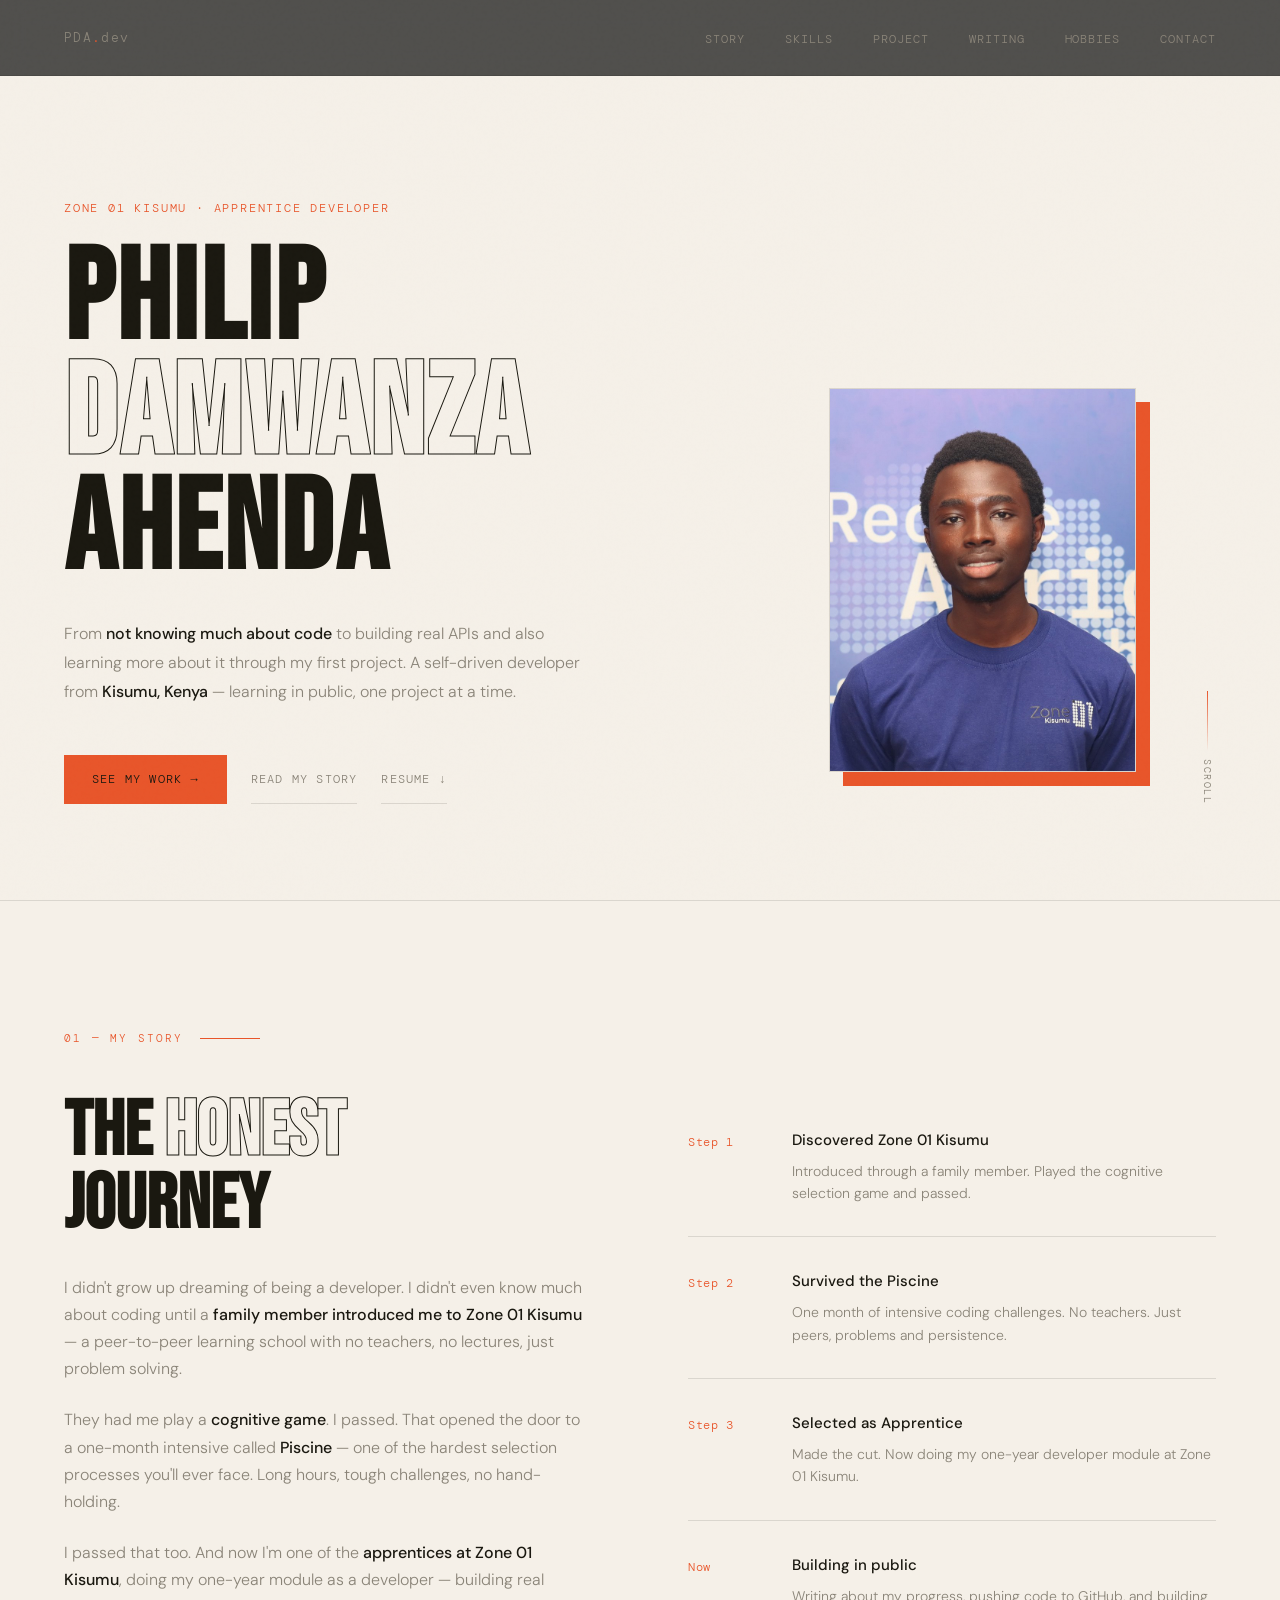
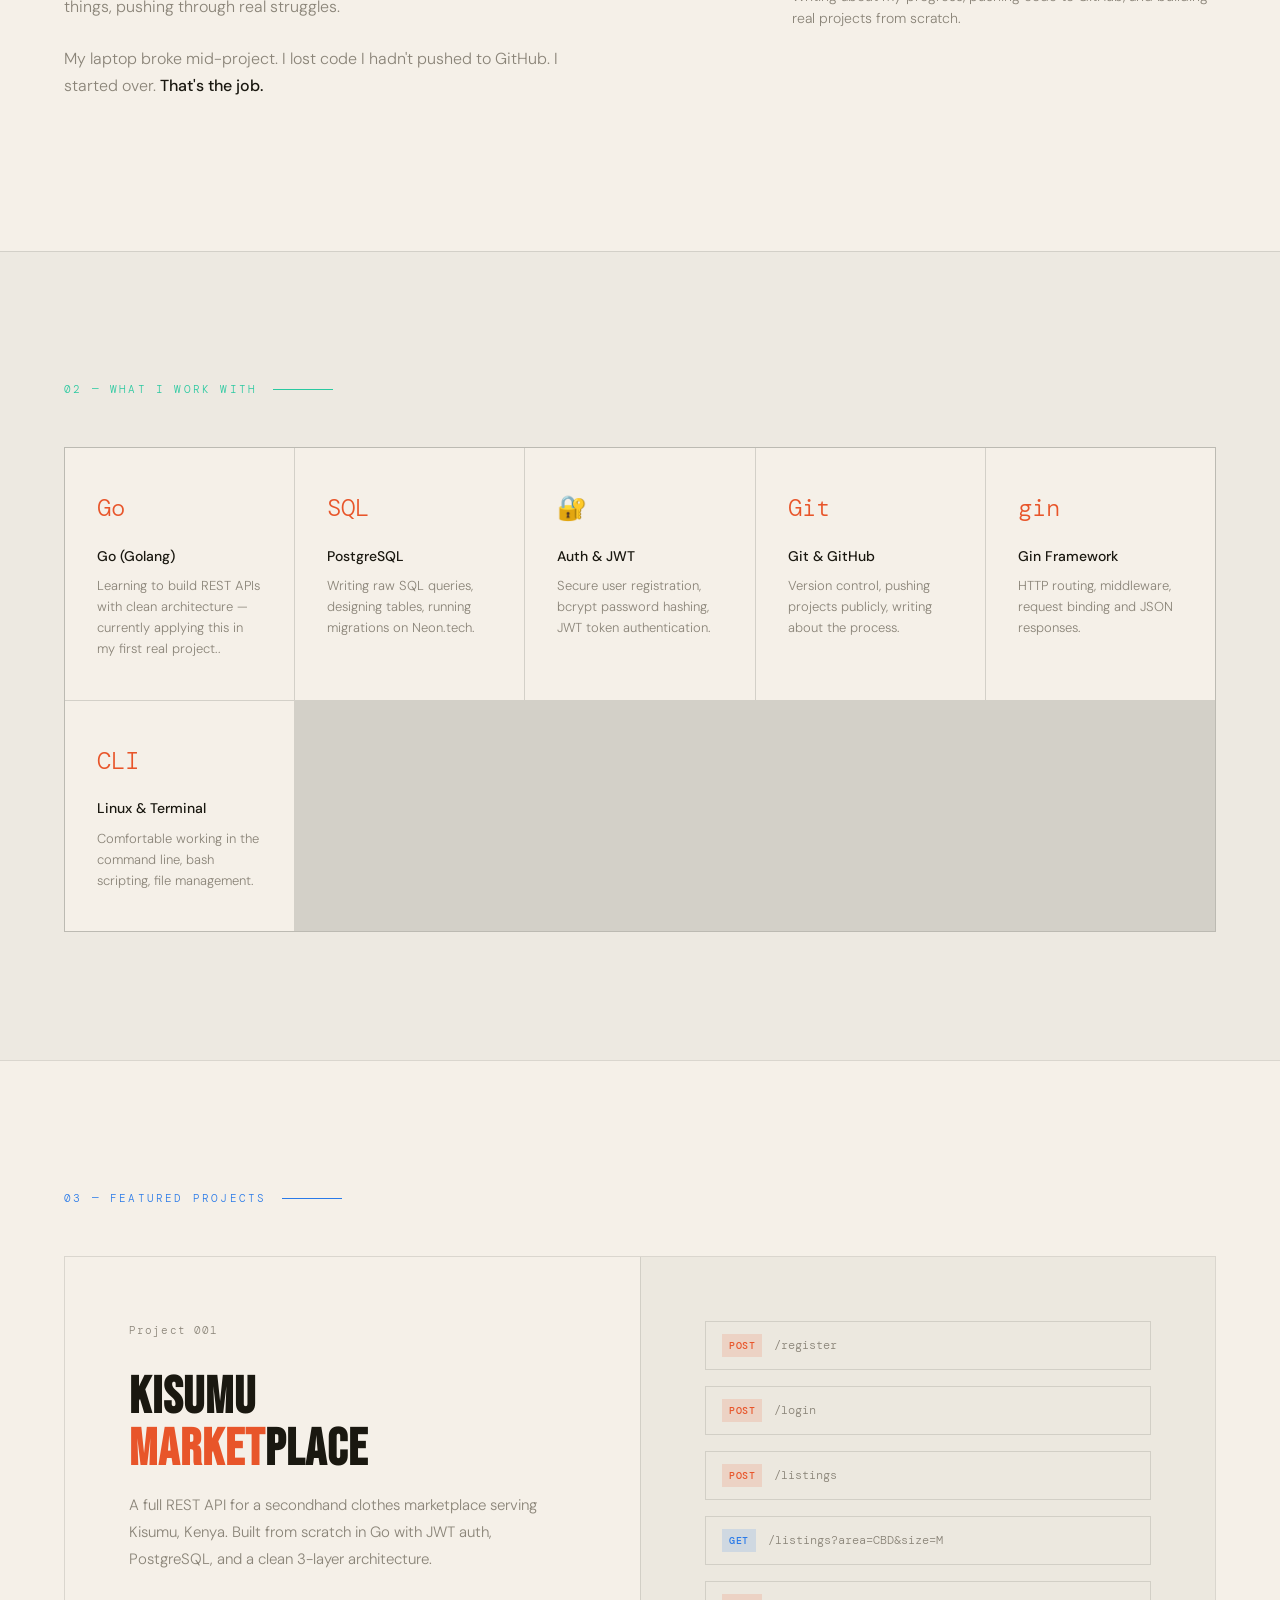
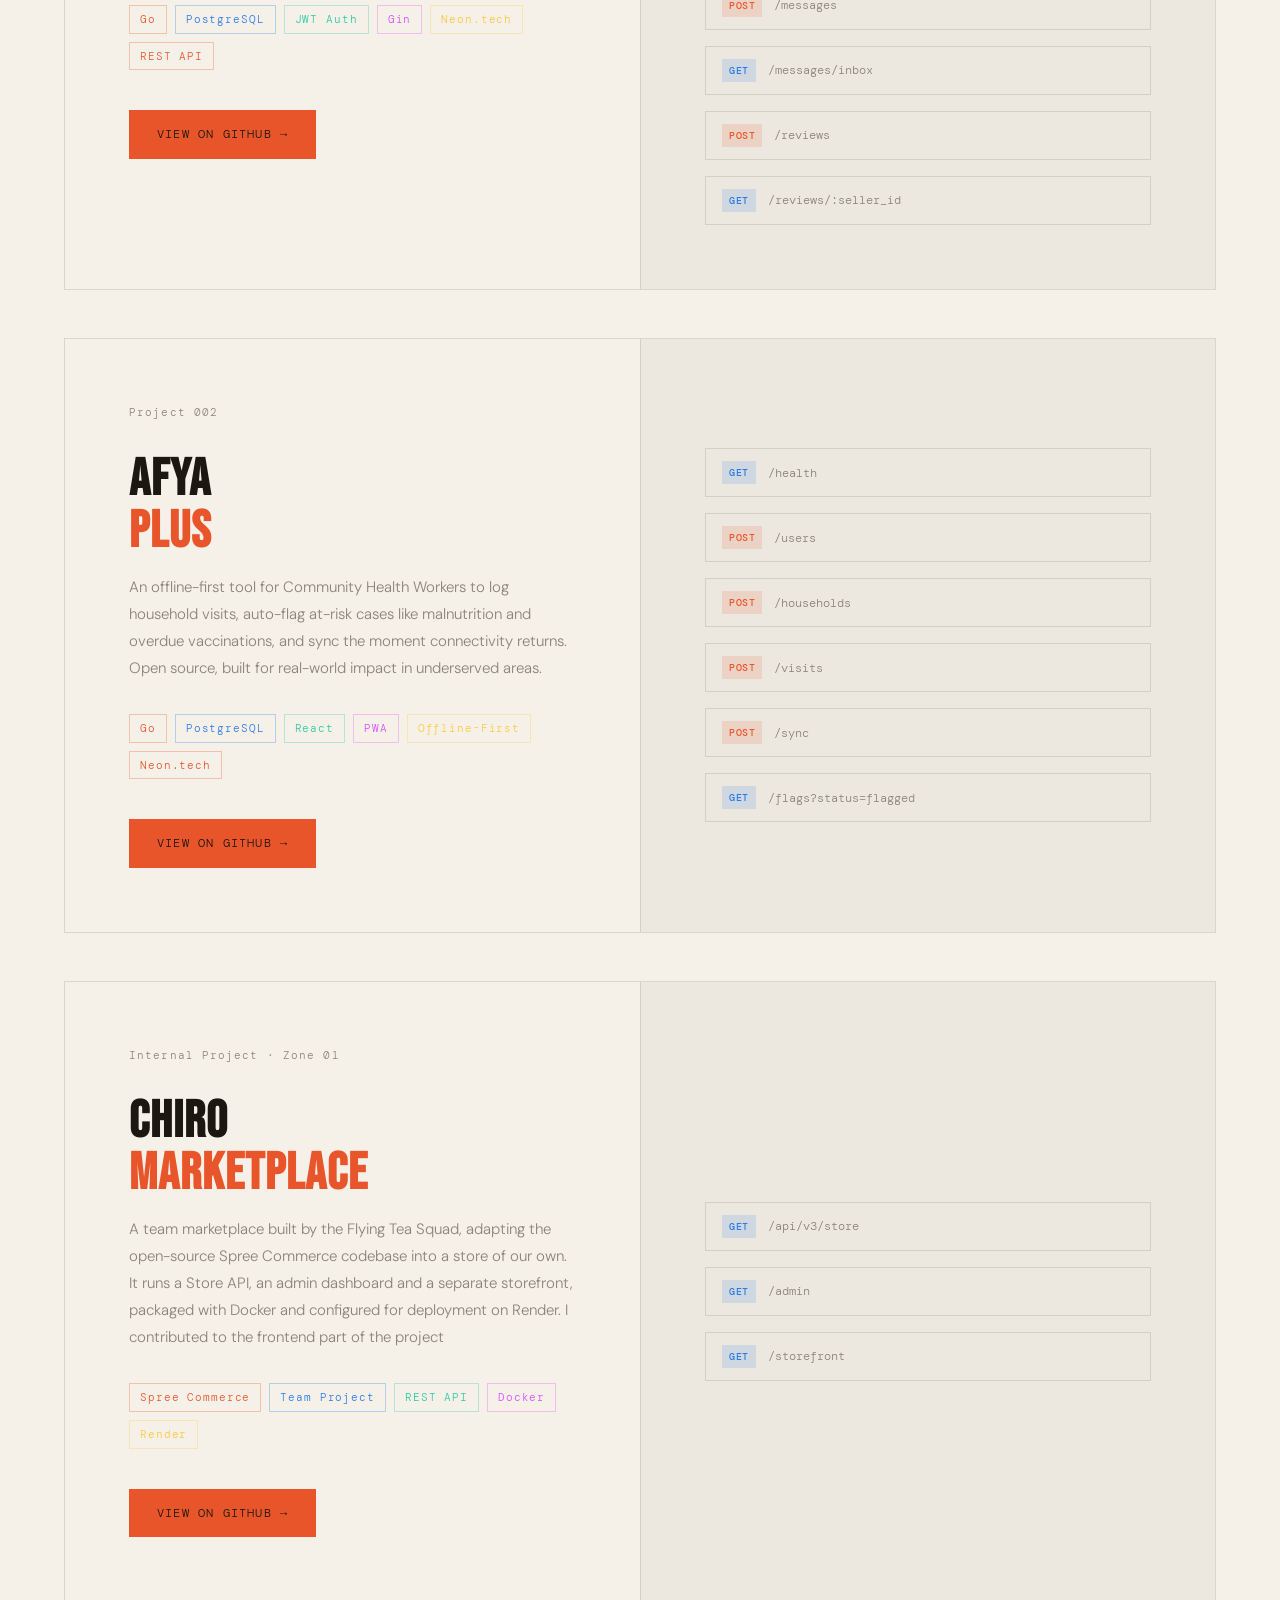
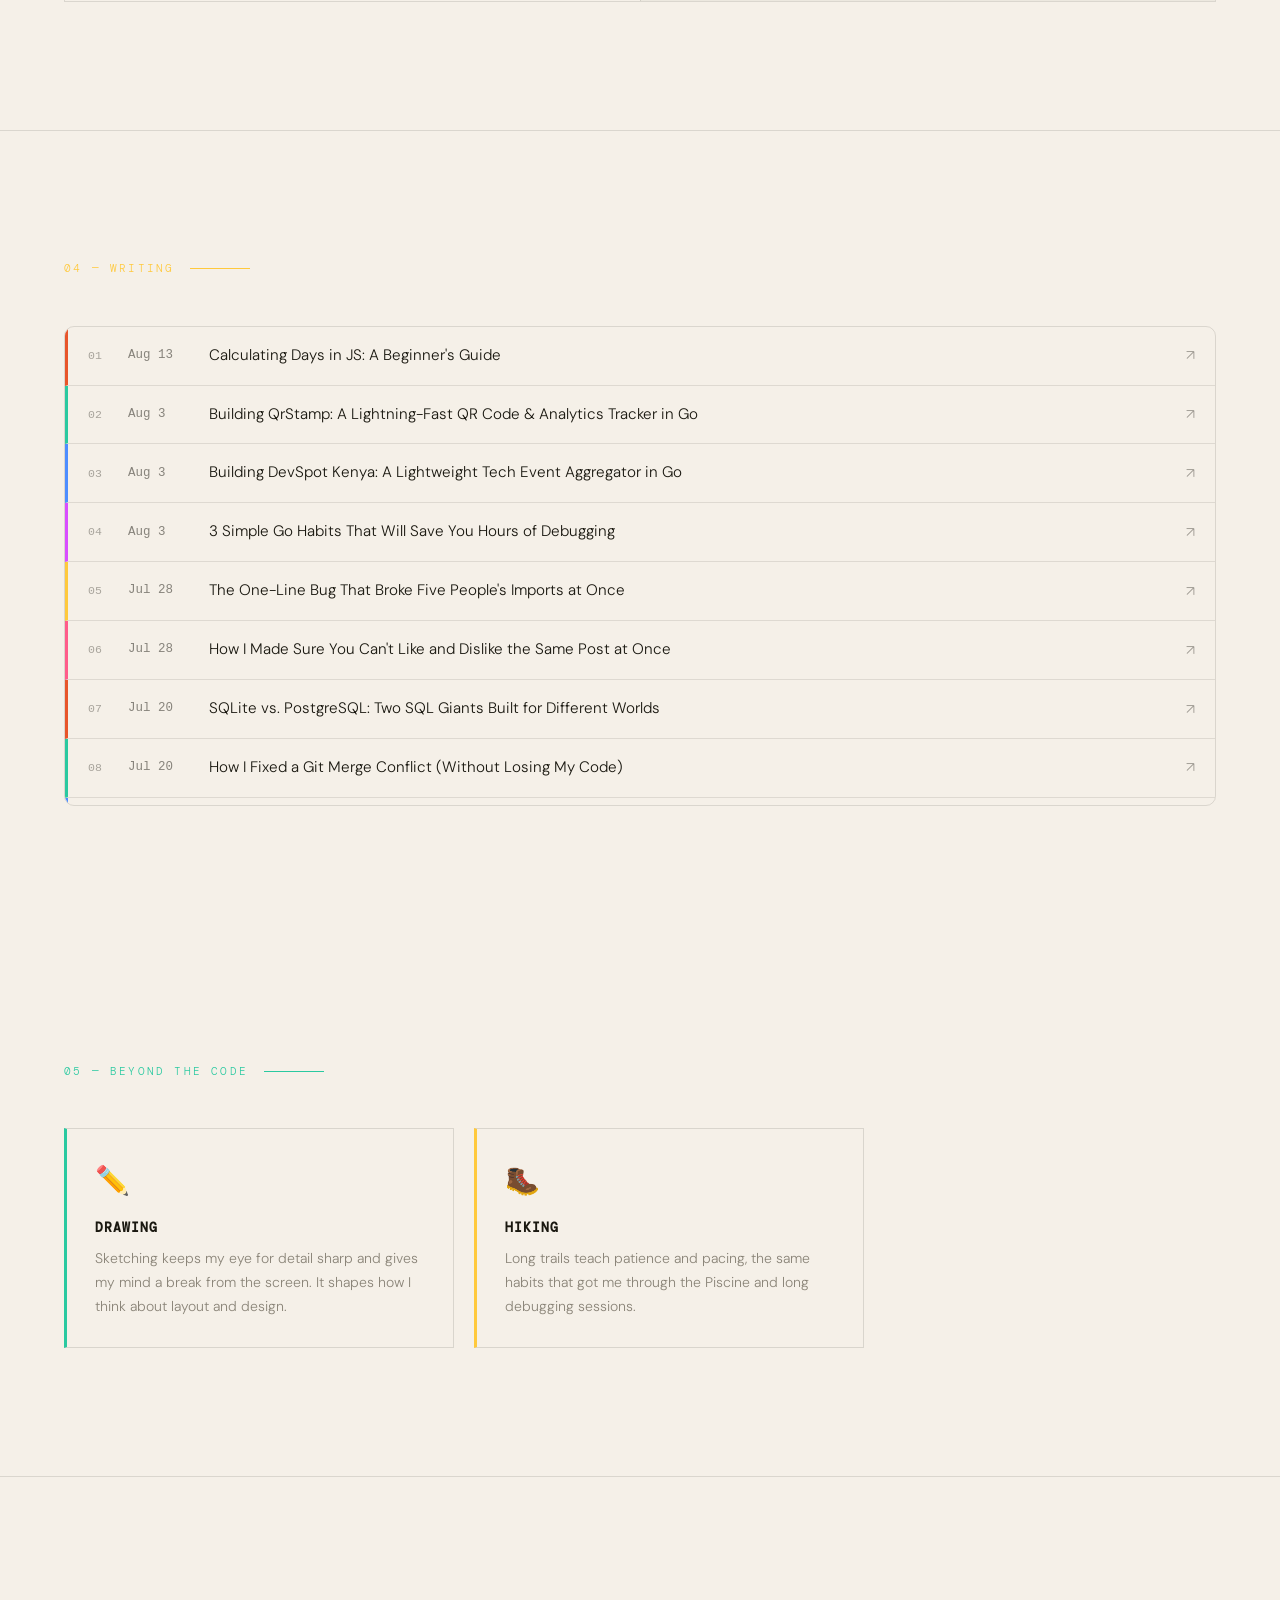
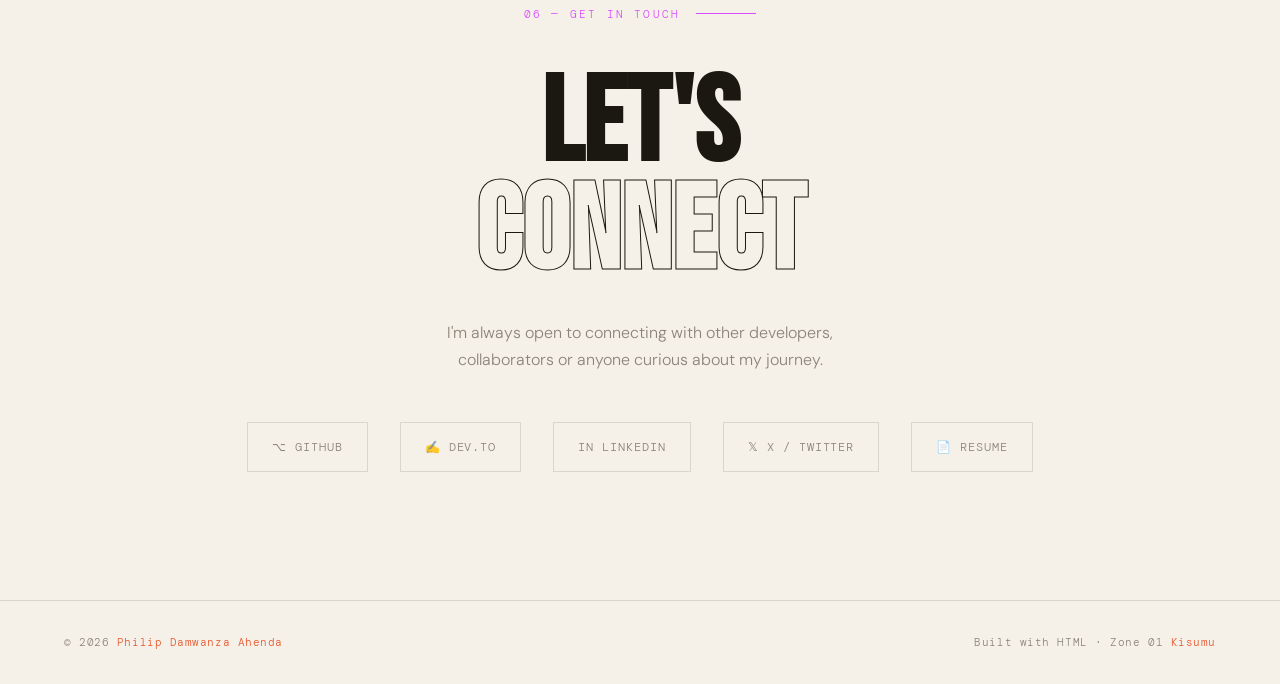
<file: index.html>
<!DOCTYPE html>
<html lang="en">
<head>
<meta charset="UTF-8">
<meta name="viewport" content="width=device-width, initial-scale=1.0">
<title>Philip Damwanza Ahenda — Developer</title>
<link href="https://fonts.googleapis.com/css2?family=Bebas+Neue&family=DM+Sans:ital,wght@0,300;0,400;0,500;1,300&family=DM+Mono:wght@400;500&display=swap" rel="stylesheet">
<style>
  *, *::before, *::after { margin: 0; padding: 0; box-sizing: border-box; }

  :root {
    --black: #f5f0e8;
    --white: #1a1810;
    --cream: #ede8dc;
    --accent: #e8552a;
    --accent2: #2a7ae8;
    --accent3: #2ac9a0;
    --accent4: #d94dff;
    --accent5: #ffc93c;
    --muted: #8a8478;
    --border: rgba(26,24,16,0.12);
  }

  html { scroll-behavior: smooth; }

  body {
    background: var(--black);
    color: var(--white);
    font-family: 'DM Sans', sans-serif;
    font-weight: 300;
    line-height: 1.7;
    overflow-x: hidden;
  }

  /* NOISE TEXTURE */
  body::before {
    content: '';
    position: fixed;
    inset: 0;
    background-image: url("data:image/svg+xml,%3Csvg viewBox='0 0 256 256' xmlns='http://www.w3.org/2000/svg'%3E%3Cfilter id='noise'%3E%3CfeTurbulence type='fractalNoise' baseFrequency='0.9' numOctaves='4' stitchTiles='stitch'/%3E%3C/filter%3E%3Crect width='100%25' height='100%25' filter='url(%23noise)' opacity='0.04'/%3E%3C/svg%3E");
    pointer-events: none;
    z-index: 999;
    opacity: 0.4;
  }

  /* NAV */
  nav {
    position: fixed;
    top: 0; left: 0; right: 0;
    z-index: 100;
    display: flex;
    justify-content: space-between;
    align-items: center;
    padding: 1.5rem 4rem;
    border-bottom: 1px solid var(--border);
    backdrop-filter: blur(12px);
    background: rgba(10,10,10,0.7);
  }

  .nav-logo {
    font-family: 'DM Mono', monospace;
    font-size: 13px;
    letter-spacing: 0.1em;
    color: var(--muted);
  }

  .nav-logo span { color: var(--accent); }

  nav ul {
    list-style: none;
    display: flex;
    gap: 2.5rem;
  }

  nav ul a {
    font-family: 'DM Mono', monospace;
    font-size: 12px;
    letter-spacing: 0.08em;
    color: var(--muted);
    text-decoration: none;
    text-transform: uppercase;
    transition: color 0.2s;
  }

  nav ul a:hover { color: var(--white); }

  /* HERO */
  .hero {
    min-height: 100vh;
    display: flex;
    flex-direction: column;
    justify-content: flex-end;
    padding: 0 4rem 6rem;
    position: relative;
    overflow: hidden;
  }

  .hero-bg-text {
    position: absolute;
    top: 50%;
    left: -2rem;
    transform: translateY(-50%);
    font-family: 'Bebas Neue', sans-serif;
    font-size: clamp(120px, 20vw, 280px);
    color: transparent;
    -webkit-text-stroke: 1px rgba(245,240,232,0.04);
    line-height: 1;
    pointer-events: none;
    white-space: nowrap;
    user-select: none;
  }

  .hero-tag {
    font-family: 'DM Mono', monospace;
    font-size: 12px;
    letter-spacing: 0.15em;
    color: var(--accent);
    text-transform: uppercase;
    margin-bottom: 1.5rem;
    opacity: 0;
    animation: fadeUp 0.8s ease 0.2s forwards;
  }

  .hero h1 {
    font-family: 'Bebas Neue', sans-serif;
    font-size: clamp(60px, 10vw, 130px);
    line-height: 0.9;
    letter-spacing: 0.02em;
    margin-bottom: 2rem;
    opacity: 0;
    animation: fadeUp 0.8s ease 0.4s forwards;
  }

  .hero h1 .line2 {
    color: transparent;
    -webkit-text-stroke: 1px var(--white);
  }

  .hero-desc {
    max-width: 520px;
    font-size: 16px;
    color: var(--muted);
    line-height: 1.8;
    margin-bottom: 3rem;
    opacity: 0;
    animation: fadeUp 0.8s ease 0.6s forwards;
  }

  .hero-desc strong { color: var(--white); font-weight: 500; }

  .hero-cta {
    display: flex;
    gap: 1.5rem;
    align-items: center;
    opacity: 0;
    animation: fadeUp 0.8s ease 0.8s forwards;
  }

  .btn-primary {
    display: inline-flex;
    align-items: center;
    gap: 8px;
    background: var(--accent);
    color: var(--white);
    padding: 14px 28px;
    font-family: 'DM Mono', monospace;
    font-size: 12px;
    letter-spacing: 0.1em;
    text-transform: uppercase;
    text-decoration: none;
    transition: transform 0.2s, background 0.2s;
  }

  .btn-primary:hover { transform: translateY(-2px); background: #d44420; }

  .btn-ghost {
    display: inline-flex;
    align-items: center;
    gap: 8px;
    color: var(--muted);
    padding: 14px 0;
    font-family: 'DM Mono', monospace;
    font-size: 12px;
    letter-spacing: 0.1em;
    text-transform: uppercase;
    text-decoration: none;
    border-bottom: 1px solid var(--border);
    transition: color 0.2s, border-color 0.2s;
  }

  .btn-ghost:hover { color: var(--white); border-color: var(--white); }

  .hero-scroll {
    position: absolute;
    right: 4rem;
    bottom: 6rem;
    display: flex;
    flex-direction: column;
    align-items: center;
    gap: 8px;
    opacity: 0;
    animation: fadeUp 0.8s ease 1s forwards;
  }

  .hero-scroll span {
    font-family: 'DM Mono', monospace;
    font-size: 10px;
    letter-spacing: 0.15em;
    color: var(--muted);
    text-transform: uppercase;
    writing-mode: vertical-rl;
  }

  .scroll-line {
    width: 1px;
    height: 60px;
    background: linear-gradient(to bottom, var(--accent), transparent);
    animation: scrollLine 2s ease infinite;
  }

  @keyframes scrollLine {
    0% { transform: scaleY(0); transform-origin: top; }
    50% { transform: scaleY(1); transform-origin: top; }
    51% { transform: scaleY(1); transform-origin: bottom; }
    100% { transform: scaleY(0); transform-origin: bottom; }
  }


  /* HERO PHOTO */
  .hero-photo {
    position: absolute;
    right: 9rem;
    bottom: 8rem;
    width: clamp(220px, 24vw, 360px);
    aspect-ratio: 4 / 5;
    border: 1px solid var(--border);
    box-shadow: 14px 14px 0 var(--accent);
    overflow: hidden;
    opacity: 0;
    animation: fadeUp 0.8s ease 0.5s forwards;
  }
  .hero-photo img { width: 100%; height: 100%; object-fit: cover; display: block; }
  @media (max-width: 1000px) {
    .hero-photo { position: static; width: 170px; margin-bottom: 2rem; box-shadow: 8px 8px 0 var(--accent); }
  }


  /* HOBBIES */
  .hobby-grid { display: grid; grid-template-columns: repeat(auto-fit, minmax(260px, 1fr)); gap: 1.25rem; max-width: 800px; }
  .hobby { border: 1px solid var(--border); border-left: 3px solid var(--accent3); padding: 1.75rem; }
  .hobby:nth-child(2) { border-left-color: var(--accent5); }
  .hobby .emoji { font-size: 28px; display: block; margin-bottom: 0.75rem; }
  .hobby h4 { font-family: 'DM Mono', monospace; font-size: 13px; letter-spacing: 0.08em; text-transform: uppercase; margin-bottom: 0.5rem; }
  .hobby p { font-size: 14px; color: var(--muted); line-height: 1.7; }
  #hobbies .section-label { color: var(--accent3); }
  #hobbies .section-label::after { background: var(--accent3); }

  /* SECTIONS */
  section { padding: 8rem 4rem; }

  .section-label {
    font-family: 'DM Mono', monospace;
    font-size: 11px;
    letter-spacing: 0.2em;
    color: var(--accent);
    text-transform: uppercase;
    margin-bottom: 3rem;
    display: flex;
    align-items: center;
    gap: 1rem;
  }

  .section-label::after {
    content: '';
    flex: 1;
    max-width: 60px;
    height: 1px;
    background: var(--accent);
  }
#skills .section-label { color: var(--accent3); }
#skills .section-label::after { background: var(--accent3); }
#project .section-label { color: var(--accent2); }
#project .section-label::after { background: var(--accent2); }
#writing .section-label { color: var(--accent5); }
#writing .section-label::after { background: var(--accent5); }
#contact .section-label { color: var(--accent4); }
#contact .section-label::after { background: var(--accent4); }

  /* STORY */
  .story { border-top: 1px solid var(--border); }

  .story-grid {
    display: grid;
    grid-template-columns: 1fr 1fr;
    gap: 6rem;
    align-items: start;
  }

  .story h2 {
    font-family: 'Bebas Neue', sans-serif;
    font-size: clamp(48px, 6vw, 80px);
    line-height: 0.95;
    margin-bottom: 2rem;
  }

  .story h2 em {
    font-style: normal;
    color: transparent;
    -webkit-text-stroke: 1px var(--white);
  }

  .story-text p {
    color: var(--muted);
    margin-bottom: 1.5rem;
    font-size: 16px;
  }

  .story-text p strong { color: var(--white); font-weight: 500; }

  .timeline {
    display: flex;
    flex-direction: column;
    gap: 0;
  }

  .timeline-item {
    display: grid;
    grid-template-columns: 80px 1fr;
    gap: 1.5rem;
    padding: 2rem 0;
    border-bottom: 1px solid var(--border);
    position: relative;
  }

  .timeline-item:last-child { border-bottom: none; }

  .timeline-year {
    font-family: 'DM Mono', monospace;
    font-size: 12px;
    color: var(--accent);
    letter-spacing: 0.05em;
    padding-top: 4px;
  }

  .timeline-content h4 {
    font-size: 15px;
    font-weight: 500;
    margin-bottom: 0.4rem;
    color: var(--white);
  }

  .timeline-content p {
    font-size: 14px;
    color: var(--muted);
    line-height: 1.6;
  }

  /* SKILLS */
  .skills { border-top: 1px solid var(--border); background: rgba(26,24,16,0.03); }

  .skills-grid {
    display: grid;
    grid-template-columns: repeat(auto-fit, minmax(200px, 1fr));
    gap: 1px;
    background: var(--border);
    border: 1px solid var(--border);
    margin-top: 3rem;
  }

  .skill-card {
    background: var(--black);
    padding: 2.5rem 2rem;
    transition: background 0.2s;
  }

  .skill-card:hover { background: rgba(232,85,42,0.05); }

  .skill-icon {
    font-family: 'DM Mono', monospace;
    font-size: 24px;
    color: var(--accent);
    margin-bottom: 1rem;
  }

  .skill-card h4 {
    font-size: 14px;
    font-weight: 500;
    margin-bottom: 0.5rem;
  }

  .skill-card p {
    font-size: 13px;
    color: var(--muted);
    line-height: 1.6;
  }

  /* PROJECT */
  .project { border-top: 1px solid var(--border); }

  .project-card {
    border: 1px solid var(--border);
    display: grid;
    grid-template-columns: 1fr 1fr;
    overflow: hidden;
    transition: border-color 0.3s;
  }

  .project-card:hover { border-color: rgba(232,85,42,0.4); }

  .project-info { padding: 4rem; }

  .project-number {
    font-family: 'DM Mono', monospace;
    font-size: 11px;
    color: var(--muted);
    letter-spacing: 0.1em;
    margin-bottom: 2rem;
  }

  .project-info h3 {
    font-family: 'Bebas Neue', sans-serif;
    font-size: 52px;
    line-height: 1;
    margin-bottom: 1rem;
    letter-spacing: 0.02em;
  }

  .project-info h3 span { color: var(--accent); }

  .project-info p {
    font-size: 15px;
    color: var(--muted);
    line-height: 1.8;
    margin-bottom: 2rem;
  }

  .project-tags {
    display: flex;
    flex-wrap: wrap;
    gap: 8px;
    margin-bottom: 2.5rem;
  }

  .tag {
    font-family: 'DM Mono', monospace;
    font-size: 11px;
    letter-spacing: 0.08em;
    border: 1px solid;
    padding: 4px 10px;
  }
.project-tags .tag:nth-child(5n+1) { color: var(--accent); border-color: rgba(232,85,42,0.3); }
.project-tags .tag:nth-child(5n+2) { color: var(--accent2); border-color: rgba(42,122,232,0.3); }
.project-tags .tag:nth-child(5n+3) { color: var(--accent3); border-color: rgba(42,201,160,0.3); }
.project-tags .tag:nth-child(5n+4) { color: var(--accent4); border-color: rgba(217,77,255,0.3); }
.project-tags .tag:nth-child(5n+5) { color: var(--accent5); border-color: rgba(255,201,60,0.3); }

  .project-visual {
    background: rgba(26,24,16,0.04);
    border-left: 1px solid var(--border);
    padding: 4rem;
    display: flex;
    flex-direction: column;
    justify-content: center;
    gap: 1rem;
  }

  .api-route {
    display: flex;
    align-items: center;
    gap: 12px;
    padding: 12px 16px;
    border: 1px solid var(--border);
    font-family: 'DM Mono', monospace;
    font-size: 12px;
    transition: border-color 0.2s, background 0.2s;
  }

  .api-route:hover {
    border-color: rgba(232,85,42,0.3);
    background: rgba(232,85,42,0.03);
  }

  .method {
    font-size: 10px;
    letter-spacing: 0.05em;
    padding: 3px 7px;
    font-weight: 500;
  }

  .method.post { background: rgba(232,85,42,0.15); color: var(--accent); }
  .method.get { background: rgba(42,122,232,0.15); color: var(--accent2); }

  .route-path { color: var(--muted); font-size: 12px; }

  /* ARTICLE */
  .article { border-top: 1px solid var(--border); }

  .article-card {
    border: 1px solid var(--border);
    padding: 4rem;
    display: grid;
    grid-template-columns: 1fr auto;
    gap: 4rem;
    align-items: center;
    transition: border-color 0.3s;
  }

  .article-card:hover { border-color: rgba(232,85,42,0.4); }

  .article-meta {
    font-family: 'DM Mono', monospace;
    font-size: 11px;
    color: var(--accent);
    letter-spacing: 0.1em;
    text-transform: uppercase;
    margin-bottom: 1.5rem;
  }

  .article-card h3 {
    font-family: 'Bebas Neue', sans-serif;
    font-size: 42px;
    line-height: 1.1;
    margin-bottom: 1rem;
    max-width: 600px;
  }

  .article-card p {
    color: var(--muted);
    font-size: 15px;
    max-width: 500px;
  }

  .article-links {
    display: flex;
    flex-direction: column;
    gap: 1rem;
  }

  .article-link {
    display: flex;
    align-items: center;
    gap: 10px;
    font-family: 'DM Mono', monospace;
    font-size: 11px;
    letter-spacing: 0.08em;
    color: var(--muted);
    text-decoration: none;
    text-transform: uppercase;
    padding: 12px 20px;
    border: 1px solid var(--border);
    white-space: nowrap;
    transition: color 0.2s, border-color 0.2s;
  }

  .article-link:hover { color: var(--white); border-color: var(--white); }

  /* CONTACT */
  .contact {
    border-top: 1px solid var(--border);
    text-align: center;
    padding: 8rem 4rem;
  }

  .contact h2 {
    font-family: 'Bebas Neue', sans-serif;
    font-size: clamp(60px, 10vw, 120px);
    line-height: 0.9;
    margin-bottom: 2rem;
  }

  .contact h2 span {
    color: transparent;
    -webkit-text-stroke: 1px var(--white);
  }

  .contact p {
    color: var(--muted);
    font-size: 16px;
    max-width: 400px;
    margin: 0 auto 3rem;
  }

  .social-links {
    display: flex;
    justify-content: center;
    gap: 2rem;
    flex-wrap: wrap;
  }

  .social-link {
    display: flex;
    align-items: center;
    gap: 10px;
    font-family: 'DM Mono', monospace;
    font-size: 12px;
    letter-spacing: 0.08em;
    color: var(--muted);
    text-decoration: none;
    text-transform: uppercase;
    padding: 14px 24px;
    border: 1px solid var(--border);
    transition: color 0.2s, border-color 0.2s, transform 0.2s;
  }

  .social-link:hover {
    color: var(--white);
    border-color: var(--accent);
    transform: translateY(-3px);
  }

  /* FOOTER */
  footer {
    border-top: 1px solid var(--border);
    padding: 2rem 4rem;
    display: flex;
    justify-content: space-between;
    align-items: center;
  }

  footer p {
    font-family: 'DM Mono', monospace;
    font-size: 11px;
    color: var(--muted);
    letter-spacing: 0.05em;
  }

  footer span { color: var(--accent); }

  /* ANIMATIONS */
  @keyframes fadeUp {
    from { opacity: 0; transform: translateY(30px); }
    to { opacity: 1; transform: translateY(0); }
  }

  .reveal {
    opacity: 0;
    transform: translateY(40px);
    transition: opacity 0.8s ease, transform 0.8s ease;
  }

  .reveal.visible {
    opacity: 1;
    transform: translateY(0);
  }

  /* MOBILE */
  @media (max-width: 768px) {
    nav { padding: 1.2rem 1.5rem; }
    nav ul { display: none; }
    .hero { padding: 0 1.5rem 4rem; }
    section { padding: 5rem 1.5rem; }
    .story-grid { grid-template-columns: 1fr; gap: 3rem; }
    .project-card { grid-template-columns: 1fr; }
    .project-visual { border-left: none; border-top: 1px solid var(--border); }
    .article-card { grid-template-columns: 1fr; gap: 2rem; }
    .article-links { flex-direction: row; flex-wrap: wrap; }
    footer { flex-direction: column; gap: 1rem; text-align: center; }
    .hero-scroll { display: none; }
  }
.article-list {
  max-height: 480px;
  overflow-y: auto;
  border: 1px solid rgba(26,24,16,0.12);
  border-radius: 10px;
}
.article-list-item {
  display: flex;
  align-items: center;
  gap: 1rem;
  padding: 1rem 1.25rem;
  border-bottom: 1px solid rgba(26,24,16,0.10);
  border-left: 3px solid transparent;
  text-decoration: none;
  color: inherit;
  opacity: 0;
  transform: translateX(-10px);
  animation: articleFadeIn 0.5s ease forwards;
  transition: background 0.25s ease, border-left-color 0.25s ease, transform 0.2s ease, padding-left 0.2s ease;
}
.article-list-item:last-child { border-bottom: none; }
.article-list-item:nth-child(1)  { animation-delay: 0.02s; }
.article-list-item:nth-child(2)  { animation-delay: 0.06s; }
.article-list-item:nth-child(3)  { animation-delay: 0.10s; }
.article-list-item:nth-child(4)  { animation-delay: 0.14s; }
.article-list-item:nth-child(5)  { animation-delay: 0.18s; }
.article-list-item:nth-child(6)  { animation-delay: 0.22s; }
.article-list-item:nth-child(7)  { animation-delay: 0.26s; }
.article-list-item:nth-child(8)  { animation-delay: 0.30s; }
.article-list-item:nth-child(9)  { animation-delay: 0.34s; }
.article-list-item:nth-child(10) { animation-delay: 0.38s; }
.article-list-item:nth-child(11) { animation-delay: 0.42s; }
.article-list-item:nth-child(12) { animation-delay: 0.46s; }
.article-list-item:nth-child(13) { animation-delay: 0.50s; }
.article-list-item:nth-child(14) { animation-delay: 0.54s; }

@keyframes articleFadeIn {
  to { opacity: 1; transform: translateX(0); }
}

.article-list-item:nth-child(6n+1) { border-left-color: #e8552a; }
.article-list-item:nth-child(6n+2) { border-left-color: #2ac9a0; }
.article-list-item:nth-child(6n+3) { border-left-color: #4d8dff; }
.article-list-item:nth-child(6n+4) { border-left-color: #d94dff; }
.article-list-item:nth-child(6n+5) { border-left-color: #ffc93c; }
.article-list-item:nth-child(6n+0) { border-left-color: #ff5c8a; }

.article-list-item:hover {
  background: rgba(26,24,16,0.06);
  padding-left: 1.6rem;
  transform: translateX(2px);
}

.article-list-num {
  flex-shrink: 0;
  width: 24px;
  font-size: 0.72rem;
  font-family: monospace;
  opacity: 0.35;
}
.article-list-date {
  flex-shrink: 0;
  width: 65px;
  font-size: 0.78rem;
  opacity: 0.5;
  font-family: monospace;
}
.article-list-title {
  flex: 1;
  font-size: 0.95rem;
}
.article-list-arrow {
  flex-shrink: 0;
  opacity: 0.4;
  font-size: 0.9rem;
  transition: transform 0.2s ease, opacity 0.2s ease;
}
.article-list-item:hover .article-list-arrow {
  opacity: 1;
  transform: translateX(3px);
}
.article-list::-webkit-scrollbar { width: 6px; }
.article-list::-webkit-scrollbar-thumb { background: rgba(232,85,42,0.4); border-radius: 3px; }
</style>
</head>
<body>

<nav>
  <div class="nav-logo">PDA<span>.</span>dev</div>
  <ul>
    <li><a href="#story">Story</a></li>
    <li><a href="#skills">Skills</a></li>
    <li><a href="#project">Project</a></li>
    <li><a href="#writing">Writing</a></li>
    <li><a href="#hobbies">Hobbies</a></li>
    <li><a href="#contact">Contact</a></li>
  </ul>
</nav>

<!-- HERO -->
<section class="hero">
  <div class="hero-bg-text">PHILIP</div>
    <div class="hero-photo"><img src="me.jpg" alt="Portrait of Philip Damwanza Ahenda"></div>
  <div class="hero-tag">Zone 01 Kisumu · Apprentice Developer</div>
  <h1>
    Philip<br>
    <span class="line2">Damwanza</span><br>
    Ahenda
  </h1>
  <p class="hero-desc">
    From <strong>not knowing much about code</strong> to building real APIs and also learning more about it through my first project.
    A self-driven developer from <strong>Kisumu, Kenya</strong> — learning in public, one project at a time.
  </p>
  <div class="hero-cta">
    <a href="#project" class="btn-primary">See my work →</a>
    <a href="#story" class="btn-ghost">Read my story</a>
    <a href="resume.pdf" target="_blank" class="btn-ghost">Resume ↓</a>
  </div>
  <div class="hero-scroll">
    <div class="scroll-line"></div>
    <span>Scroll</span>
  </div>
</section>

<!-- STORY -->
<section class="story" id="story">
  <div class="section-label">01 — My Story</div>
  <div class="story-grid">
    <div>
      <h2>The <em>Honest</em><br>Journey</h2>
      <div class="story-text">
        <p>I didn't grow up dreaming of being a developer. I didn't even know much about coding until a <strong>family member introduced me to Zone 01 Kisumu</strong> — a peer-to-peer learning school with no teachers, no lectures, just problem solving.</p>
        <p>They had me play a <strong>cognitive game</strong>. I passed. That opened the door to a one-month intensive called <strong>Piscine</strong> — one of the hardest selection processes you'll ever face. Long hours, tough challenges, no hand-holding.</p>
        <p>I passed that too. And now I'm one of the <strong>apprentices at Zone 01 Kisumu</strong>, doing my one-year module as a developer — building real things, pushing through real struggles.</p>
        <p>My laptop broke mid-project. I lost code I hadn't pushed to GitHub. I started over. <strong>That's the job.</strong></p>
      </div>
    </div>
    <div class="timeline reveal">
      <div class="timeline-item">
        <div class="timeline-year">Step 1</div>
        <div class="timeline-content">
          <h4>Discovered Zone 01 Kisumu</h4>
          <p>Introduced through a family member. Played the cognitive selection game and passed.</p>
        </div>
      </div>
      <div class="timeline-item">
        <div class="timeline-year">Step 2</div>
        <div class="timeline-content">
          <h4>Survived the Piscine</h4>
          <p>One month of intensive coding challenges. No teachers. Just peers, problems and persistence.</p>
        </div>
      </div>
      <div class="timeline-item">
        <div class="timeline-year">Step 3</div>
        <div class="timeline-content">
          <h4>Selected as Apprentice</h4>
          <p>Made the cut. Now doing my one-year developer module at Zone 01 Kisumu.</p>
        </div>
      </div>
      <div class="timeline-item">
        <div class="timeline-year">Now</div>
        <div class="timeline-content">
          <h4>Building in public</h4>
          <p>Writing about my progress, pushing code to GitHub, and building real projects from scratch.</p>
        </div>
      </div>
    </div>
  </div>
</section>

<!-- SKILLS -->
<section class="skills" id="skills">
  <div class="section-label">02 — What I Work With</div>
  <div class="skills-grid reveal">
    <div class="skill-card">
      <div class="skill-icon">Go</div>
      <h4>Go (Golang)</h4>
      <p>Learning to build REST APIs with clean architecture — currently applying this in my first real project..</p>
    </div>
    <div class="skill-card">
      <div class="skill-icon">SQL</div>
      <h4>PostgreSQL</h4>
      <p>Writing raw SQL queries, designing tables, running migrations on Neon.tech.</p>
    </div>
    <div class="skill-card">
      <div class="skill-icon">🔐</div>
      <h4>Auth & JWT</h4>
      <p>Secure user registration, bcrypt password hashing, JWT token authentication.</p>
    </div>
    <div class="skill-card">
      <div class="skill-icon">Git</div>
      <h4>Git & GitHub</h4>
      <p>Version control, pushing projects publicly, writing about the process.</p>
    </div>
    <div class="skill-card">
      <div class="skill-icon">gin</div>
      <h4>Gin Framework</h4>
      <p>HTTP routing, middleware, request binding and JSON responses.</p>
    </div>
    <div class="skill-card">
      <div class="skill-icon">CLI</div>
      <h4>Linux & Terminal</h4>
      <p>Comfortable working in the command line, bash scripting, file management.</p>
    </div>
  </div>
</section>

<!-- PROJECT -->
<section class="project" id="project">
  <div class="section-label">03 — Featured Projects</div>
  <div class="project-card reveal">
    <div class="project-info">
      <div class="project-number">Project 001</div>
      <h3>Kisumu<br><span>Market</span>place</h3>
      <p>A full REST API for a secondhand clothes marketplace serving Kisumu, Kenya. Built from scratch in Go with JWT auth, PostgreSQL, and a clean 3-layer architecture.</p>
      <div class="project-tags">
        <span class="tag">Go</span>
        <span class="tag">PostgreSQL</span>
        <span class="tag">JWT Auth</span>
        <span class="tag">Gin</span>
        <span class="tag">Neon.tech</span>
        <span class="tag">REST API</span>
      </div>
      <a href="https://github.com/kahenda/market-place" target="_blank" class="btn-primary">View on GitHub →</a>
    </div>
    <div class="project-visual">
      <div class="api-route"><span class="method post">POST</span><span class="route-path">/register</span></div>
      <div class="api-route"><span class="method post">POST</span><span class="route-path">/login</span></div>
      <div class="api-route"><span class="method post">POST</span><span class="route-path">/listings</span></div>
      <div class="api-route"><span class="method get">GET</span><span class="route-path">/listings?area=CBD&size=M</span></div>
      <div class="api-route"><span class="method post">POST</span><span class="route-path">/messages</span></div>
      <div class="api-route"><span class="method get">GET</span><span class="route-path">/messages/inbox</span></div>
      <div class="api-route"><span class="method post">POST</span><span class="route-path">/reviews</span></div>
      <div class="api-route"><span class="method get">GET</span><span class="route-path">/reviews/:seller_id</span></div>
    </div>
  </div>
<div class="project-card reveal" style="margin-top: 3rem;">
  <div class="project-info">
    <div class="project-number">Project 002</div>
    <h3>Afya<br><span>Plus</span></h3>
    <p>An offline-first tool for Community Health Workers to log household visits, auto-flag at-risk cases like malnutrition and overdue vaccinations, and sync the moment connectivity returns. Open source, built for real-world impact in underserved areas.</p>
    <div class="project-tags">
      <span class="tag">Go</span>
      <span class="tag">PostgreSQL</span>
      <span class="tag">React</span>
      <span class="tag">PWA</span>
      <span class="tag">Offline-First</span>
      <span class="tag">Neon.tech</span>
    </div>
    <a href="https://github.com/kahenda/afya-plus" target="_blank" class="btn-primary">View on GitHub →</a>
  </div>
  <div class="project-visual">
    <div class="api-route"><span class="method get">GET</span><span class="route-path">/health</span></div>
    <div class="api-route"><span class="method post">POST</span><span class="route-path">/users</span></div>
    <div class="api-route"><span class="method post">POST</span><span class="route-path">/households</span></div>
    <div class="api-route"><span class="method post">POST</span><span class="route-path">/visits</span></div>
    <div class="api-route"><span class="method post">POST</span><span class="route-path">/sync</span></div>
    <div class="api-route"><span class="method get">GET</span><span class="route-path">/flags?status=flagged</span></div>
  </div>
</div>
  <div class="project-card reveal" style="margin-top: 3rem;">
    <div class="project-info">
      <div class="project-number">Internal Project · Zone 01</div>
      <h3>Chiro<br><span>Marketplace</span></h3>
      <p>A team marketplace built by the Flying Tea Squad, adapting the open-source Spree Commerce codebase into a store of our own. It runs a Store API, an admin dashboard and a separate storefront, packaged with Docker and configured for deployment on Render. I contributed to the frontend part of the project</p>
      <div class="project-tags">
        <span class="tag">Spree Commerce</span>
        <span class="tag">Team Project</span>
        <span class="tag">REST API</span>
        <span class="tag">Docker</span>
        <span class="tag">Render</span>
      </div>
      <a href="https://github.com/Flying-Tea-Squad/chiro" target="_blank" class="btn-primary">View on GitHub →</a>
    </div>
    <div class="project-visual">
      <div class="api-route"><span class="method get">GET</span><span class="route-path">/api/v3/store</span></div>
      <div class="api-route"><span class="method get">GET</span><span class="route-path">/admin</span></div>
      <div class="api-route"><span class="method get">GET</span><span class="route-path">/storefront</span></div>
    </div>
  </div>
</section>

<!-- ARTICLE -->
<!-- ARTICLE -->
<section class="article" id="writing">
  <div class="section-label">04 — Writing</div>
  <div class="article-list reveal">
    <a href="https://dev.to/kahenda/calculating-days-in-js-a-beginners-guide-1ii8" target="_blank" rel="noopener" class="article-list-item">
      <span class="article-list-num">01</span>
      <span class="article-list-date">Aug 13</span>
      <span class="article-list-title">Calculating Days in JS: A Beginner's Guide</span>
      <span class="article-list-arrow">↗</span>
    </a>
    <a href="https://dev.to/kahenda/building-qrstamp-a-lightning-fast-qr-code-analytics-tracker-in-go-15p6" target="_blank" rel="noopener" class="article-list-item">
      <span class="article-list-num">02</span>
      <span class="article-list-date">Aug 3</span>
      <span class="article-list-title">Building QrStamp: A Lightning-Fast QR Code &amp; Analytics Tracker in Go</span>
      <span class="article-list-arrow">↗</span>
    </a>
    <a href="https://dev.to/kahenda/building-devspot-kenya-a-lightweight-tech-event-aggregator-in-go-3b47" target="_blank" rel="noopener" class="article-list-item">
      <span class="article-list-num">03</span>
      <span class="article-list-date">Aug 3</span>
      <span class="article-list-title">Building DevSpot Kenya: A Lightweight Tech Event Aggregator in Go</span>
      <span class="article-list-arrow">↗</span>
    </a>
    <a href="https://dev.to/kahenda/3-simple-go-habits-that-will-save-you-hours-of-debugging-47j3" target="_blank" rel="noopener" class="article-list-item">
      <span class="article-list-num">04</span>
      <span class="article-list-date">Aug 3</span>
      <span class="article-list-title">3 Simple Go Habits That Will Save You Hours of Debugging</span>
      <span class="article-list-arrow">↗</span>
    </a>
    <a href="https://dev.to/kahenda/the-one-line-bug-that-broke-five-peoples-imports-at-once-35m2" target="_blank" rel="noopener" class="article-list-item">
      <span class="article-list-num">05</span>
      <span class="article-list-date">Jul 28</span>
      <span class="article-list-title">The One-Line Bug That Broke Five People's Imports at Once</span>
      <span class="article-list-arrow">↗</span>
    </a>
    <a href="https://dev.to/kahenda/how-i-made-sure-you-cant-like-and-dislike-the-same-post-at-once-56io" target="_blank" rel="noopener" class="article-list-item">
      <span class="article-list-num">06</span>
      <span class="article-list-date">Jul 28</span>
      <span class="article-list-title">How I Made Sure You Can't Like and Dislike the Same Post at Once</span>
      <span class="article-list-arrow">↗</span>
    </a>
    <a href="https://dev.to/kahenda/sqlite-vs-postgresql-two-sql-giants-built-for-different-worlds-5ac2" target="_blank" rel="noopener" class="article-list-item">
      <span class="article-list-num">07</span>
      <span class="article-list-date">Jul 20</span>
      <span class="article-list-title">SQLite vs. PostgreSQL: Two SQL Giants Built for Different Worlds</span>
      <span class="article-list-arrow">↗</span>
    </a>
    <a href="https://dev.to/kahenda/how-i-fixed-a-git-merge-conflict-without-losing-my-code-558j" target="_blank" rel="noopener" class="article-list-item">
      <span class="article-list-num">08</span>
      <span class="article-list-date">Jul 20</span>
      <span class="article-list-title">How I Fixed a Git Merge Conflict (Without Losing My Code)</span>
      <span class="article-list-arrow">↗</span>
    </a>
    <a href="https://dev.to/kahenda/why-everyone-says-it-depends-when-you-ask-about-the-best-programming-language-32h6" target="_blank" rel="noopener" class="article-list-item">
      <span class="article-list-num">09</span>
      <span class="article-list-date">Jul 10</span>
      <span class="article-list-title">Why Everyone Says "It Depends" When You Ask About the Best Programming Language</span>
      <span class="article-list-arrow">↗</span>
    </a>
    <a href="https://dev.to/kahenda/nobody-warns-you-how-much-debugging-is-reading-not-coding-2nm7" target="_blank" rel="noopener" class="article-list-item">
      <span class="article-list-num">10</span>
      <span class="article-list-date">Jul 9</span>
      <span class="article-list-title">Nobody Warns You How Much Debugging Is Reading, Not Coding</span>
      <span class="article-list-arrow">↗</span>
    </a>
    <a href="https://dev.to/kahenda/im-about-to-deploy-my-go-react-app-for-the-first-time-wish-me-luck-228p" target="_blank" rel="noopener" class="article-list-item">
      <span class="article-list-num">11</span>
      <span class="article-list-date">Jul 9</span>
      <span class="article-list-title">I'm About to Deploy My Go + React App for the First Time — Wish Me Luck</span>
      <span class="article-list-arrow">↗</span>
    </a>
    <a href="https://dev.to/kahenda/cohort-1-a-few-months-in-3h7a" target="_blank" rel="noopener" class="article-list-item">
      <span class="article-list-num">12</span>
      <span class="article-list-date">Jul 8</span>
      <span class="article-list-title">Cohort 1: A Few Months In</span>
      <span class="article-list-arrow">↗</span>
    </a>
    <a href="https://dev.to/kahenda/piscine-survival-guide-what-id-tell-myself-before-day-1-pa2" target="_blank" rel="noopener" class="article-list-item">
      <span class="article-list-num">13</span>
      <span class="article-list-date">Jul 8</span>
      <span class="article-list-title">Piscine Survival Guide: What I'd Tell Myself Before Day 1</span>
      <span class="article-list-arrow">↗</span>
    </a>
    <a href="https://dev.to/kahenda/2-bugs-that-made-me-question-my-life-choices-and-what-they-actually-were-12jc" target="_blank" rel="noopener" class="article-list-item">
      <span class="article-list-num">14</span>
      <span class="article-list-date">Jul 7</span>
      <span class="article-list-title">2 Bugs That Made Me Question My Life Choices (And What They Actually Were)</span>
      <span class="article-list-arrow">↗</span>
    </a>
    <a href="https://dev.to/kahenda/the-troubles-of-working-with-a-database-at-a-hackathon-aidstream-story-32oj" target="_blank" rel="noopener" class="article-list-item">
      <span class="article-list-num">15</span>
      <span class="article-list-date">Jul 7</span>
      <span class="article-list-title">The Troubles of Working with a Database at a Hackathon (AidStream Story)</span>
      <span class="article-list-arrow">↗</span>
    </a>
    <a href="https://dev.to/kahenda/the-honest-struggles-of-building-your-first-full-stack-app-17gi" target="_blank" rel="noopener" class="article-list-item">
      <span class="article-list-num">16</span>
      <span class="article-list-date">Jul 6</span>
      <span class="article-list-title">The Honest Struggles of Building Your First Full Stack App</span>
      <span class="article-list-arrow">↗</span>
    </a>
    <a href="https://dev.to/kahenda/how-i-built-a-secondhand-clothes-marketplace-for-kisumu-kenya-as-a-first-year-developer-17lb" target="_blank" rel="noopener" class="article-list-item">
      <span class="article-list-num">17</span>
      <span class="article-list-date">Jul 6</span>
      <span class="article-list-title">How I Built a Secondhand Clothes Marketplace for Kisumu, Kenya — As a First-Year Developer</span>
      <span class="article-list-arrow">↗</span>
    </a>
    <a href="https://dev.to/kahenda/lem-in-shortest-path-isnt-always-the-goal-570" target="_blank" rel="noopener" class="article-list-item">
      <span class="article-list-num">18</span>
      <span class="article-list-date">Jun 18</span>
      <span class="article-list-title">Lem-in: Shortest Path Isn't Always the Goal</span>
      <span class="article-list-arrow">↗</span>
    </a>
    <a href="https://dev.to/kahenda/building-groupie-tracker-in-go-39p7" target="_blank" rel="noopener" class="article-list-item">
      <span class="article-list-num">19</span>
      <span class="article-list-date">Jun 15</span>
      <span class="article-list-title">Building Groupie Tracker in Go</span>
      <span class="article-list-arrow">↗</span>
    </a>
    <a href="https://dev.to/kahenda/lightning-network-and-its-integration-to-bitcoin-4p3p" target="_blank" rel="noopener" class="article-list-item">
      <span class="article-list-num">20</span>
      <span class="article-list-date">Jun 15</span>
      <span class="article-list-title">Lightning Network and Its Integration to Bitcoin</span>
      <span class="article-list-arrow">↗</span>
    </a>
    <a href="https://dev.to/kahenda/the-lightning-network-bitcoin-but-fast-1nmm" target="_blank" rel="noopener" class="article-list-item">
      <span class="article-list-num">21</span>
      <span class="article-list-date">Jun 15</span>
      <span class="article-list-title">The Lightning Network: Bitcoin, But Fast</span>
      <span class="article-list-arrow">↗</span>
    </a>
    <a href="https://dev.to/kahenda/why-react-components-will-change-how-you-think-about-ui-1i3b" target="_blank" rel="noopener" class="article-list-item">
      <span class="article-list-num">22</span>
      <span class="article-list-date">Jun 4</span>
      <span class="article-list-title">Why React Components Will Change How You Think About UI</span>
      <span class="article-list-arrow">↗</span>
    </a>
    <a href="https://dev.to/kahenda/react-components-the-building-blocks-you-need-to-know-215k" target="_blank" rel="noopener" class="article-list-item">
      <span class="article-list-num">23</span>
      <span class="article-list-date">Jun 4</span>
      <span class="article-list-title">React Components: The Building Blocks You Need to Know</span>
      <span class="article-list-arrow">↗</span>
    </a>
    <a href="https://dev.to/kahenda/learning-how-docker-works-1o5h" target="_blank" rel="noopener" class="article-list-item">
      <span class="article-list-num">24</span>
      <span class="article-list-date">Jun 2</span>
      <span class="article-list-title">Learning How Docker Works</span>
      <span class="article-list-arrow">↗</span>
    </a>
    <a href="https://dev.to/kahenda/how-i-managed-to-push-my-work-to-my-public-github-profile-from-my-gitea-profile-2784" target="_blank" rel="noopener" class="article-list-item">
      <span class="article-list-num">25</span>
      <span class="article-list-date">May 18</span>
      <span class="article-list-title">How I Managed to Push My Work to My Public GitHub Profile From My Gitea Profile</span>
      <span class="article-list-arrow">↗</span>
    </a>
  </div>
</section>

<!-- HOBBIES -->
<section class="hobbies" id="hobbies">
  <div class="section-label">05 — Beyond the Code</div>
  <div class="hobby-grid reveal">
    <div class="hobby"><span class="emoji">✏️</span><h4>Drawing</h4><p>Sketching keeps my eye for detail sharp and gives my mind a break from the screen. It shapes how I think about layout and design.</p></div>
    <div class="hobby"><span class="emoji">🥾</span><h4>Hiking</h4><p>Long trails teach patience and pacing, the same habits that got me through the Piscine and long debugging sessions.</p></div>
  </div>
</section>

<!-- CONTACT -->
<section class="contact" id="contact">
  <div class="section-label" style="justify-content:center;">06 — Get In Touch</div>
  <h2>Let's<br><span>Connect</span></h2>
  <p>I'm always open to connecting with other developers, collaborators or anyone curious about my journey.</p>
  <div class="social-links">
    <a href="https://github.com/kahenda" target="_blank" class="social-link">⌥ GitHub</a>
    <a href="https://dev.to/kahenda" target="_blank" class="social-link">✍ Dev.to</a>
    <a href="https://www.linkedin.com/pulse/how-i-managed-push-my-work-public-github-profile-from-philip-damwanza-ftdff" target="_blank" class="social-link">in LinkedIn</a>
    <a href="https://x.com/Philipdamwanza" target="_blank" rel="noopener" class="social-link">𝕏 X / Twitter</a>
    <a href="resume.pdf" target="_blank" class="social-link">📄 Resume</a>
  </div>
</section>

<footer>
  <p>© 2026 <span>Philip Damwanza Ahenda</span></p>
  <p>Built with HTML · Zone 01 <span>Kisumu</span></p>
</footer>

<script>
  const reveals = document.querySelectorAll('.reveal');
  const observer = new IntersectionObserver((entries) => {
    entries.forEach((entry, i) => {
      if (entry.isIntersecting) {
        setTimeout(() => entry.target.classList.add('visible'), i * 100);
      }
    });
  }, { threshold: 0.1 });
  reveals.forEach(el => observer.observe(el));
</script>
</body>
</html>
</file>
